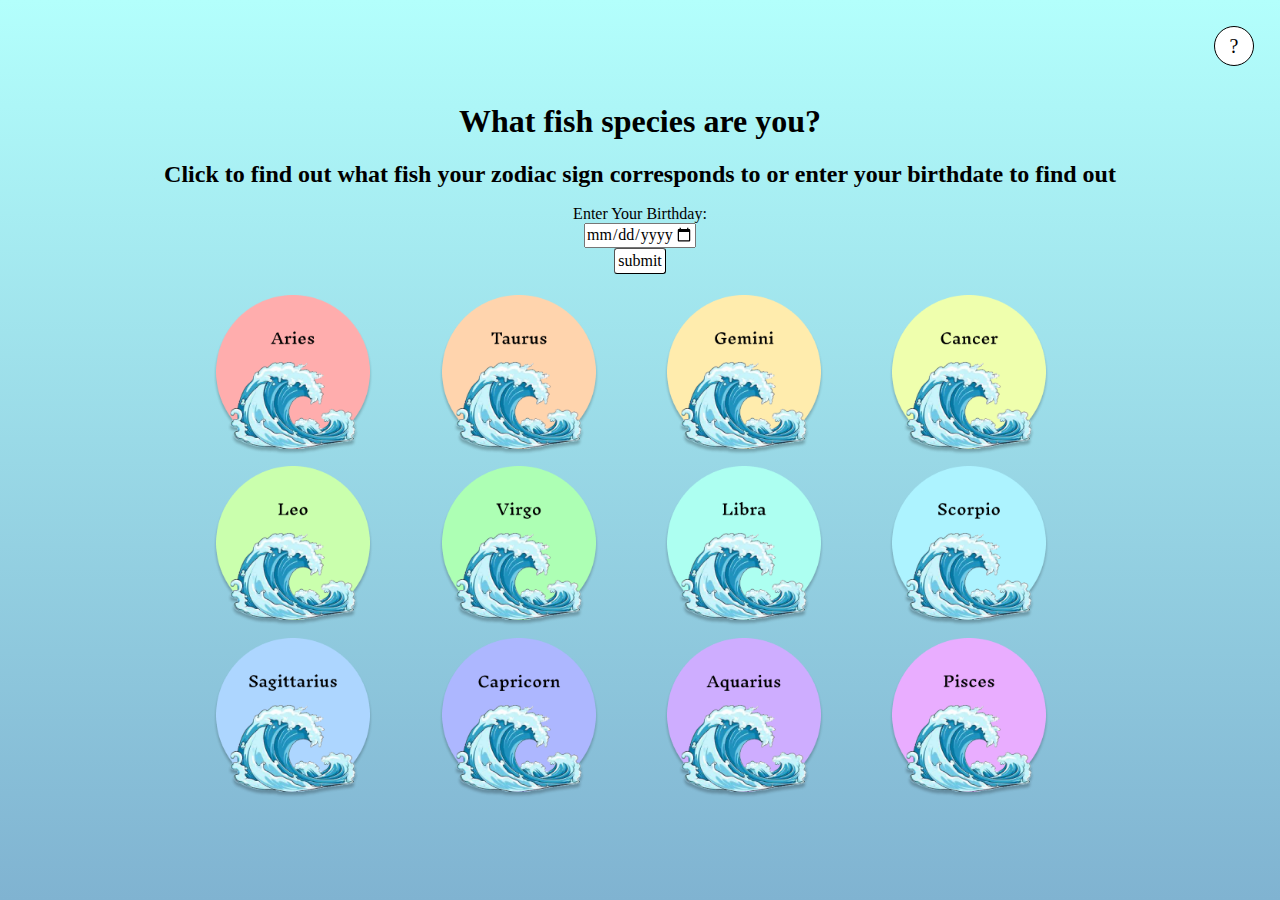
<file: index.html>
<!DOCTYPE html>
<html lang="en">
<head>
    <meta charset="UTF-8">
    <meta name="viewport" content="width=device-width, initial-scale=1.0">
    <title>Fish Zodiacs</title>
    <link rel="stylesheet" href="css/normalize.css">
    <link rel="stylesheet" href="css/screen.css">
</head>

<body>
    <!-- Help Container -->
    <div class="help" id="help-container">
        <h1> 
            Have you ever wondered what fish species matches your zodiac sign?
        </h1>
        <h2>
            If the answer is yes, click your zodiac sign or enter your birthdate to find out!
        </h2>

        <button type="reset" class="back-button">
                back
            </button>
    </div>

    <!--homepage and main container-->
    <div class="main-container" id="main-container">
        <div class="content-container">
            <button class="help-button">
                ?
            </button>

            <h1>
                What fish species are you?
            </h1>

            <h2> 
                Click to find out what fish your zodiac sign corresponds to or enter your birthdate to find out 
            </h2>

            <form id="dob">
                <div class="dob-details">
                    <label for = "birthday">Enter Your Birthday:</label>
                    <br>
                    <input type="date" name="birthday" id="birthday" required>
                    <br>
                    <button type="submit" class="general-button">
                        submit
                    </button>
                </div>
                <ul class="errors" hidden></ul>
            </form>
        
            <div class="image-grid">
                <button class="aries-button image-link">
                        <img src="Zodiac1.png" alt="aries" width="160">
                </button>

                <button class="taurus-button image-link">
                        <img src="Zodiac2.png" alt="taurus" width="160">
                </button>

                <button class="gemini-button image-link">
                        <img src="Zodiac3.png" alt="gemini" width="160">
                </button>

                <button class="cancer-button image-link">
                        <img src="Zodiac4.png" alt="cancer" width="160">
                </button>

                <button class="leo-button image-link">
                        <img src="Zodiac5.png" alt="leo" width="160">
                </button>

                <button class="virgo-button image-link">
                        <img src="Zodiac6.png" alt="virgo" width="160">
                </button>

                <button class="libra-button image-link">
                        <img src="Zodiac7.png" alt="libra" width="160">
                </button>

                <button class="scorpio-button image-link">
                        <img src="Zodiac8.png" alt="scorpio" width="160">
                </button>

                <button class="sagittarius-button image-link">
                        <img src="Zodiac9.png" alt="sagittarius" width="160">
                </button>

                <button class="capricorn-button image-link">
                        <img src="Zodiac10.png" alt="capricorn" width="160">
                </button>

                <button class="aquarius-button image-link">
                        <img src="Zodiac11.png" alt="aquarius" width="160">
                </button>

                <button class="pisces-button image-link">
                        <img src="Zodiac12.png" alt="pisces" width="160">
                </button>
            </div>
        </div>
    </div>

    <!--zodiac result container-->
    <div class="zodiac-container" id="zodiac-container">
        <div class="zodiac-content-container">
            <h1 id="question">What fish species are you?</h1>
            <h2 id="answer">If you're an Aries then you must be a... drum roll please... puffer fish!</h2>
        </div>

        <div class="zodiac-image-container">
            <img id="zodiac-img" alt="aries puffer" height="550" src="images/puffer.png" width="800">
        </div>

        <button type="reset" class="back-button">
            back
        </button>
    </div>   

    <script src="main.js"></script>
</body>
</file>
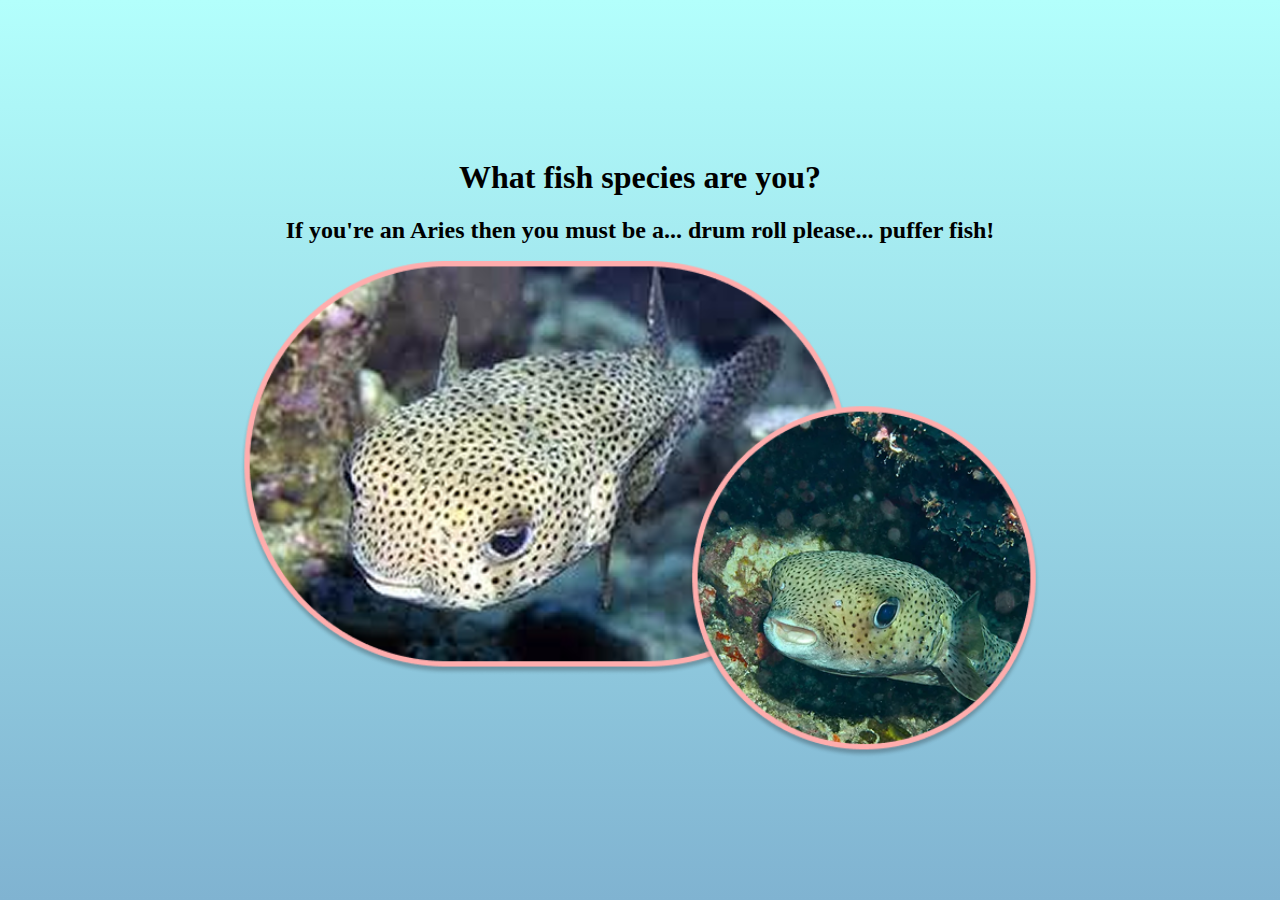
<file: aries.html>
<!DOCTYPE html>
<html lang="en">
<head>
    <meta charset="UTF-8">
    <meta name="viewport" content="width=device-width, initial-scale=1.0">
    <title>Aries_Puffer</title>
    <link rel="stylesheet" href="css/normalize.css">
    <link rel="stylesheet" href="css/screen.css">
</head>

<h1>
    What fish species are you?
</h1>

<h2>
    If you're an Aries then you must be a... drum roll please... puffer fish!
</h2>

<div class="image-zodiac">
    <div>
        <img alt="puffer1" src="puffer.png" width="800">
    </div>
</div>
</file>
<file: css/screen.css>
:root {
    --background-gradient-color1: #B3FFFC;
    --background-gradient-color2: #80B3D1;
    --text-color: #000000;
    --aries-color: #FFAEAE;
    --taurus-color: #FFD4AE;
    --gemini-color: #FFECAE;
    --cancer-color: #EFFFAE;
    --leo-color: #CAFFAD;
    --virgo-color: #ADFFB4;
    --libra-color: #ADFFF1;
    --scorpio-color: #ADF3FF;
    --sagittarius-color: #ADD6FF;
    --capricorn-color: #ADB7FF;
    --aquarius-color: #CEADFF;
    --pisces-color: #E9ADFF;

    --rhythm: 1rem;
    --base-font-size: 24px;
    --spacing-unit: 1rem;
}

/* General Reset */
* {
    box-sizing: border-box;
    margin: 0;
    padding: 0;
}

body{
    background: linear-gradient(to bottom, var(--background-gradient-color1), var(--background-gradient-color2));
    min-height: 100vh;
    display: flex;
    flex-direction: column;
    justify-content: center;
    align-items: center;
    text-align: center;
    padding: 0 1rem;
}

#main-container {
    display: flex;
    flex-direction: column;
    justify-content: center;
    align-items: center;
    text-align: center;
    padding: 0 1rem;
}

h1 {
    padding: 0rem;
    align-items: center;
    text-align: center;
}

h2 {
    padding: 0rem;
    align-items: center;
    text-align: center;
    margin-bottom: 1rem;
}

.help-button {
    position: absolute;
    top: 10px;
    right: 10px;
    background-color: white;
    border: 1px solid black;
    border-radius: 50%;
    width: 40px;
    height: 40px;
    font-size: 20px;
    cursor: pointer;
    margin: 1rem;
}

.help-button:hover {
    background-color: #f0f0f0;
    box-shadow: 0 8px 16px rgba(0, 0, 0, 0.2);
}

.help {
    display: none;
    padding: 2rem;
    flex-direction: column; /* Ensures h1 is above h2 */
    justify-content: center;
    align-items: center;
    height: 100vh;
    text-align: center;
}

.back-button {
    margin-top: 20px;
    padding: 15px 30px;
    font-size: 18px;
    background-color: #007bff;
    color: white;
    border: none; 
    border-radius: 10px;
    cursor: pointer; 
    width: 200px;
}

.back-button:hover {
    background-color: #268fff;
    box-shadow: 0 8px 16px rgba(0, 0, 0, 0.2);
}


/* Centering the grid */
.image-grid {
    display: grid;
    grid-template-columns: repeat(4, 1fr);
    gap: .1rem;
    justify-content: center;
    align-items: center;
    max-width: 900px;
    margin: 1rem auto;
}

/* Centering images */
.image-link {
    width: 100%;
    max-width: 200px;
    transition: transform 0.3s ease, box-shadow 0.3s ease, border-radius 0.3s ease;
    border-radius: 10px;
    background: transparent;
    border: none;
    display: flex;
    justify-content: center;
    align-items: center;
    margin: 0.3rem .2rem;
}

.image-link:hover {
    transform: scale(1.05);
    box-shadow: 0 16px 16px rgba(0, 0, 0, 0.3);
    border-radius: 100px;
}

/* Center the dob form */
#dob {
    display: flex;
    flex-direction: column;
    align-items: center;
    justify-content: center;
    margin: .5rem auto;
    border-radius: 8px;
    max-width: 400px;
}

.general-button {
    background-color: #ffffff;
    padding: .2rem;
    border-radius: 3px;
    border-width: 1px;
}

/* Hide zodiac */
#zodiac-container {
    display: none;
    flex-direction: column;
    align-items: center;
    justify-content: center;
}

#zodiac-img {
    display: block;
    max-width: 100%;
    height: auto;
}
</file>
